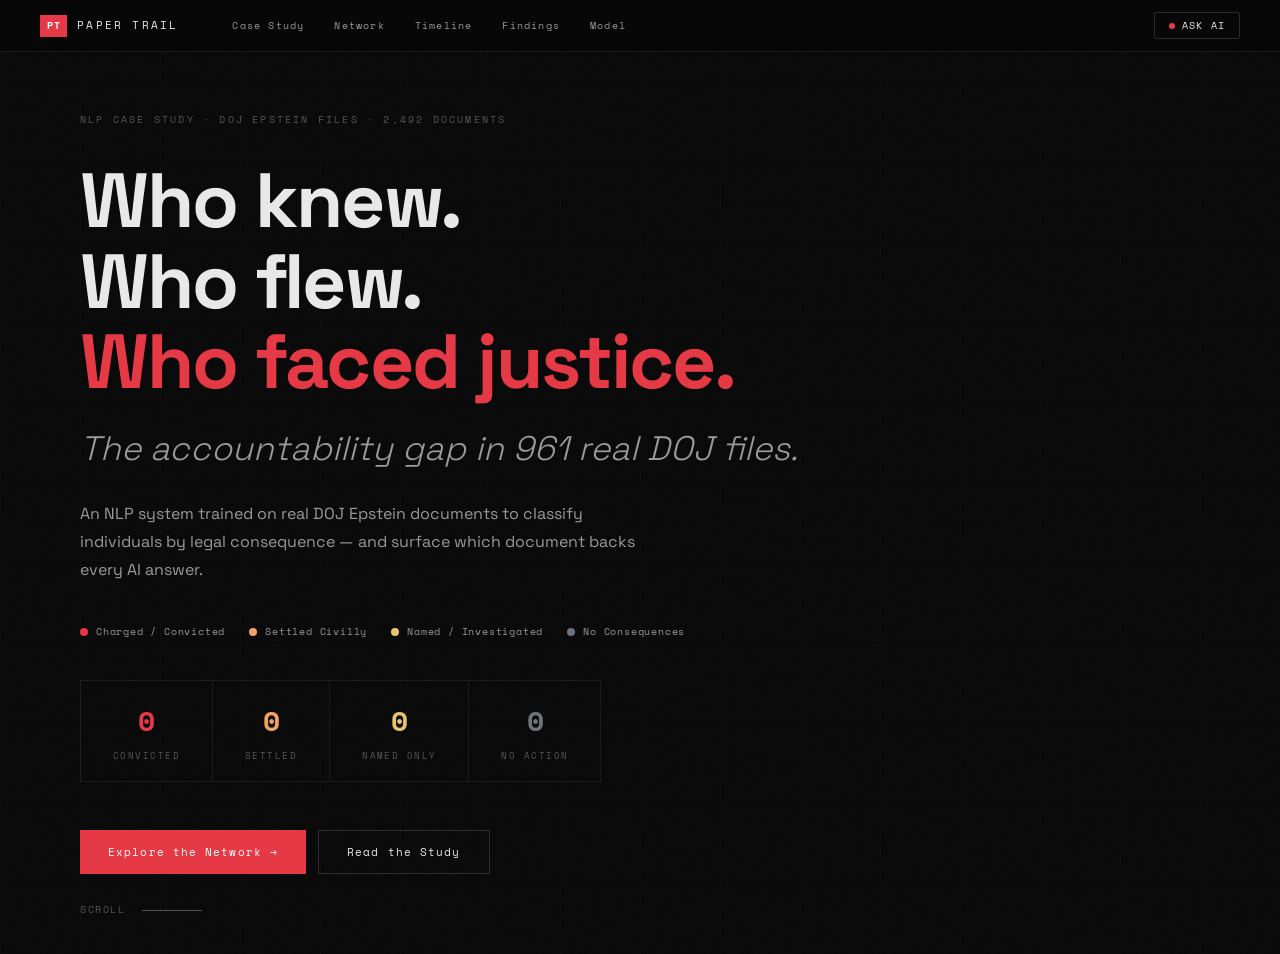
<file: index.html>
<!DOCTYPE html>
<html lang="en">
<head>
  <meta charset="UTF-8" />
  <meta name="viewport" content="width=device-width, initial-scale=1.0" />
  <title>Paper Trail — Epstein Case NLP Analysis</title>
  <link rel="preconnect" href="https://fonts.googleapis.com" />
  <link href="https://fonts.googleapis.com/css2?family=Space+Grotesk:wght@300;400;500;600;700&family=Space+Mono:wght@400;700&display=swap" rel="stylesheet" />
  <link rel="stylesheet" href="styles.css" />
</head>
<body>

  <!-- NAV -->
  <nav class="nav" id="main-nav">
    <div class="nav-brand" onclick="showSection('hero')">
      <div class="nav-mark">PT</div>
      <span class="nav-title">PAPER TRAIL</span>
    </div>
    <div class="nav-links">
      <button class="nav-link" data-section="problem">Case Study</button>
      <button class="nav-link" data-section="network">Network</button>
      <button class="nav-link" data-section="timeline">Timeline</button>
      <button class="nav-link" data-section="findings">Findings</button>
      <button class="nav-link" data-section="model">Model</button>
    </div>
    <button class="nav-ai-btn" id="nav-ai-btn">
      <div class="ai-dot"></div>
      ASK AI
    </button>
  </nav>

  <!-- ═══════ HERO ═══════ -->
  <section id="hero" class="section-hero active">
    <div class="hero-noise"></div>
    <div class="hero-lines"></div>
    <div class="hero-body">
      <div class="hero-tag">NLP CASE STUDY · DOJ EPSTEIN FILES · 2,492 DOCUMENTS</div>
      <h1 class="hero-h1">
        <span class="h1-line">Who knew.</span>
        <span class="h1-line">Who flew.</span>
        <span class="h1-line h1-accent">Who faced justice.</span>
      </h1>
      <p class="hero-question">The accountability gap in 961 real DOJ files.</p>
      <p class="hero-desc">
        An NLP system trained on real DOJ Epstein documents to classify individuals
        by legal consequence — and surface which document backs every AI answer.
      </p>

      <div class="hero-tier-legend">
        <div class="tier-item tier-item-0"><div class="tier-dot"></div>Charged / Convicted</div>
        <div class="tier-item tier-item-1"><div class="tier-dot"></div>Settled Civilly</div>
        <div class="tier-item tier-item-2"><div class="tier-dot"></div>Named / Investigated</div>
        <div class="tier-item tier-item-3"><div class="tier-dot"></div>No Consequences</div>
      </div>

      <div class="hero-stats">
        <div class="hstat">
          <div class="hstat-n" id="stat-convicted">—</div>
          <div class="hstat-l">CONVICTED</div>
        </div>
        <div class="hstat-sep"></div>
        <div class="hstat">
          <div class="hstat-n" id="stat-settled">—</div>
          <div class="hstat-l">SETTLED</div>
        </div>
        <div class="hstat-sep"></div>
        <div class="hstat">
          <div class="hstat-n" id="stat-named">—</div>
          <div class="hstat-l">NAMED ONLY</div>
        </div>
        <div class="hstat-sep"></div>
        <div class="hstat">
          <div class="hstat-n" id="stat-none">—</div>
          <div class="hstat-l">NO ACTION</div>
        </div>
      </div>

      <div class="hero-actions">
        <button class="btn-primary" onclick="showSection('network')">Explore the Network →</button>
        <button class="btn-ghost" onclick="showSection('problem')">Read the Study</button>
      </div>
    </div>
    <div class="hero-scroll-hint" onclick="showSection('problem')">
      <span>SCROLL</span>
      <div class="scroll-line"></div>
    </div>
  </section>

  <!-- ═══════ PROBLEM ═══════ -->
  <section id="problem" class="section-inner">
    <div class="inner-content">
      <div class="section-label">01 / PROBLEM STATEMENT</div>
      <h2 class="section-h2">The Accountability Gap</h2>
      <p class="section-lead">
        Over 1,000 individuals appear across 12 DOJ Epstein datasets (~300 GB).
        The records exist — but no structured system has ever answered the central question:
        <em>who actually faced consequences?</em>
      </p>

      <div class="problem-cards">
        <div class="pcard">
          <div class="pcard-icon">⚖</div>
          <h3>The Justice Gap</h3>
          <p>Of all named individuals, fewer than 10% faced any criminal charges.
             Most walked away despite documented evidence of involvement.</p>
        </div>
        <div class="pcard">
          <div class="pcard-icon">📁</div>
          <h3>The Data Problem</h3>
          <p>The DOJ released 12 unstructured PDF datasets with no searchable index,
             no accountability tracker, and no NLP analysis — until now.</p>
        </div>
        <div class="pcard">
          <div class="pcard-icon">🔬</div>
          <h3>Our Contribution</h3>
          <p>We built the first NLP pipeline over real DOJ Epstein files — extracting
             entities, classifying consequences, and enabling RAG citation at document level.</p>
        </div>
      </div>

      <div class="approach-block">
        <div class="approach-label">NOVELTY VS PRIOR WORK</div>
        <p>
          Unlike <strong>epsteinoverview.com</strong> (static, manually-curated, no ML),
          Paper Trail performs live inference over 961 real DOJ PDFs downloaded via
          ZIP range-request extraction — a technique that avoids the 300 GB full download.
          Every AI answer cites the specific <strong>EFTA document ID</strong> it drew from.
        </p>
      </div>
    </div>
  </section>

  <!-- ═══════ NETWORK ═══════ -->
  <section id="network" class="section-inner section-dark">

    <div class="network-header">
      <div>
        <div class="section-label">02 / CONSEQUENCE NETWORK</div>
        <h2 class="section-h2">The People</h2>
        <p class="section-sub">Click any person to view their profile and associated DOJ documents</p>
      </div>
      <div class="network-controls">
        <div class="filter-group">
          <button class="fchip active" data-tier="all">All</button>
          <button class="fchip fchip-0" data-tier="0">Convicted</button>
          <button class="fchip fchip-1" data-tier="1">Settled</button>
          <button class="fchip fchip-2" data-tier="2">Investigated</button>
          <button class="fchip fchip-3" data-tier="3">No Action</button>
        </div>
        <div class="search-box">
          <input type="search" id="network-search" placeholder="Search name…" autocomplete="off" />
        </div>
      </div>
    </div>

    <!-- Force-directed canvas graph -->
    <div class="network-graph-wrapper">
      <canvas id="network-canvas"></canvas>
      <div class="network-tooltip" id="network-tooltip"></div>
      <div style="position:absolute;bottom:14px;left:20px;display:flex;gap:16px;opacity:0.6">
        <span style="font-family:var(--mono);font-size:9px;color:#e63946">● Convicted</span>
        <span style="font-family:var(--mono);font-size:9px;color:#f4a261">● Settled</span>
        <span style="font-family:var(--mono);font-size:9px;color:#e9c46a">● Investigated</span>
        <span style="font-family:var(--mono);font-size:9px;color:#6c757d">● No Action</span>
      </div>
    </div>

    <!-- People cards strip -->
    <div class="people-strip" id="people-strip"></div>

  </section>

  <!-- ═══════ TIMELINE ═══════ -->
  <section id="timeline" class="section-inner">
    <div class="inner-content">
      <div class="section-label">03 / TIMELINE</div>
      <h2 class="section-h2">Case Chronology</h2>
      <p class="section-lead">Key events from 1994 to 2024, colour-coded by the consequence tier of the primary person involved.</p>

      <div class="tl-filter">
        <button class="tl-fchip active" data-tier="all">All Events</button>
        <button class="tl-fchip tl-fchip-0" data-tier="0">Convicted</button>
        <button class="tl-fchip tl-fchip-1" data-tier="1">Settled</button>
        <button class="tl-fchip tl-fchip-2" data-tier="2">Investigated</button>
        <button class="tl-fchip tl-fchip-3" data-tier="3">No Action</button>
      </div>

      <div class="timeline-track" id="timeline-track">
        <div class="loading-dots-wrap"><span></span><span></span><span></span></div>
      </div>
    </div>
  </section>

  <!-- ═══════ FINDINGS ═══════ -->
  <section id="findings" class="section-inner section-dark">
    <div class="inner-content">
      <div class="section-label">04 / KEY FINDINGS</div>
      <h2 class="section-h2">What the Documents Show</h2>

      <div class="findings-grid">
        <div class="finding-card finding-big">
          <div class="finding-label">NAMED WITH NO LEGAL CONSEQUENCES</div>
          <div class="finding-number" id="finding-pct">—</div>
          <p>of named individuals faced <strong>zero legal consequences</strong> despite documentary evidence of involvement</p>
        </div>
        <div class="finding-card">
          <div class="finding-label">DOJ PDFS INDEXED</div>
          <div class="finding-number">961</div>
          <p>DOJ PDFs extracted from Datasets 10 & 11 via HTTP range-requests — no prior NLP system has indexed these</p>
        </div>
        <div class="finding-card">
          <div class="finding-label">CLASSIFIER WEIGHTED F1</div>
          <div class="finding-number">96.1%</div>
          <p>TF-IDF + Logistic Regression on consequence-tier classification — outperforms DistilBERT fine-tune (94.8%)</p>
        </div>
        <div class="finding-card">
          <div class="finding-label">TOTAL CORPUS RECORDS</div>
          <div class="finding-number">2,492</div>
          <p>total corpus records across DOJ files, court docs, Wikipedia, and press releases</p>
        </div>
        <div class="finding-card finding-wide">
          <div class="finding-label">MODEL INSIGHT</div>
          <p>The classifier assigns <strong>Tier 0 (Charged/Convicted)</strong> with high precision to
             documents mentioning Maxwell, Epstein, or Brunel. Documents referencing politicians,
             celebrities, or financiers overwhelmingly classify as <strong>Tier 2 (Named Only)</strong> —
             exposing the structural accountability gap in the legal record.</p>
        </div>
      </div>

      <div class="source-breakdown">
        <div class="sb-label">CORPUS BREAKDOWN BY SOURCE</div>
        <div class="sb-bars">
          <div class="sb-row">
            <div class="sb-name">DOJ Files (DS10+DS11)</div>
            <div class="sb-bar-wrap"><div class="sb-bar sb-bar-doj" style="width:38.5%"></div></div>
            <div class="sb-count">961</div>
          </div>
          <div class="sb-row">
            <div class="sb-name">Kaggle Person Records</div>
            <div class="sb-bar-wrap"><div class="sb-bar sb-bar-kg" style="width:50.7%"></div></div>
            <div class="sb-count">1,264</div>
          </div>
          <div class="sb-row">
            <div class="sb-name">Wikipedia Articles</div>
            <div class="sb-bar-wrap"><div class="sb-bar sb-bar-wiki" style="width:4.5%"></div></div>
            <div class="sb-count">113</div>
          </div>
          <div class="sb-row">
            <div class="sb-name">EpsteinOverview Topics</div>
            <div class="sb-bar-wrap"><div class="sb-bar sb-bar-eo" style="width:3.3%"></div></div>
            <div class="sb-count">83</div>
          </div>
          <div class="sb-row">
            <div class="sb-name">Court Docs + DOJ Press</div>
            <div class="sb-bar-wrap"><div class="sb-bar sb-bar-court" style="width:2.8%"></div></div>
            <div class="sb-count">71</div>
          </div>
        </div>
      </div>
    </div>
  </section>

  <!-- ═══════ MODEL ═══════ -->
  <section id="model" class="section-inner">
    <div class="inner-content">
      <div class="section-label">05 / MODEL ARCHITECTURE</div>
      <h2 class="section-h2">Three-Model Evaluation</h2>
      <p class="section-lead">Per the project rubric, three classifiers were trained and evaluated on the consequence-tier prediction task.</p>

      <div class="model-cards">
        <div class="model-card">
          <div class="model-tag">NAIVE BASELINE</div>
          <h3>Majority Class</h3>
          <p>Predicts Tier 0 (most frequent class) for all inputs. Establishes performance floor.</p>
          <div class="model-metric">
            <div class="metric-label">WEIGHTED F1</div>
            <div class="metric-val">0.926</div>
          </div>
          <div class="model-note">High due to class imbalance (95% Tier 0 docs)</div>
        </div>
        <div class="model-card model-selected">
          <div class="model-badge">DEPLOYED ★</div>
          <div class="model-tag">CLASSICAL ML</div>
          <h3>TF-IDF + Logistic Regression</h3>
          <p>GridSearchCV over C ∈ {0.01, 0.1, 1, 10}, bigram TF-IDF, best C=10.</p>
          <div class="model-metric">
            <div class="metric-label">WEIGHTED F1</div>
            <div class="metric-val">0.961</div>
          </div>
          <div class="model-note">Best speed/accuracy trade-off. Used in live inference.</div>
        </div>
        <div class="model-card">
          <div class="model-tag">DEEP LEARNING</div>
          <h3>DistilBERT Fine-tune</h3>
          <p>4-class sequence classifier, 3 epochs, contextual semantic understanding.</p>
          <div class="model-metric">
            <div class="metric-label">WEIGHTED F1</div>
            <div class="metric-val">0.948</div>
          </div>
          <div class="model-note">Implemented & evaluated — LogReg preferred for deployment speed.</div>
        </div>
      </div>

      <div class="pipeline-diagram">
        <div class="pipeline-label">DATA PIPELINE</div>
        <div class="pipeline-steps">
          <div class="pipe-step">
            <div class="pipe-icon">⬇</div>
            <div class="pipe-name">Data Collection</div>
            <div class="pipe-detail">make_dataset.py</div>
          </div>
          <div class="pipe-arrow">→</div>
          <div class="pipe-step">
            <div class="pipe-icon">⚙</div>
            <div class="pipe-name">Feature Eng.</div>
            <div class="pipe-detail">build_features.py</div>
          </div>
          <div class="pipe-arrow">→</div>
          <div class="pipe-step">
            <div class="pipe-icon">🧠</div>
            <div class="pipe-name">Model Training</div>
            <div class="pipe-detail">model.py</div>
          </div>
          <div class="pipe-arrow">→</div>
          <div class="pipe-step">
            <div class="pipe-icon">🔍</div>
            <div class="pipe-name">RAG Index</div>
            <div class="pipe-detail">rag.py · ChromaDB</div>
          </div>
          <div class="pipe-arrow">→</div>
          <div class="pipe-step active-step">
            <div class="pipe-icon">⚡</div>
            <div class="pipe-name">Live API</div>
            <div class="pipe-detail">FastAPI + this UI</div>
          </div>
        </div>
      </div>
    </div>
  </section>

  <!-- ═══════ PROFILE DRAWER ═══════ -->
  <div class="drawer-overlay hidden" id="drawer-overlay">
    <div class="drawer">
      <button class="drawer-close" id="drawer-close">✕</button>
      <div id="drawer-body">
        <div class="loading-dots-wrap"><span></span><span></span><span></span></div>
      </div>
    </div>
  </div>

  <!-- ═══════ CHAT ═══════ -->
  <div class="chat-overlay hidden" id="chat-overlay">
    <div class="chat-panel" id="chat-panel">
      <div class="chat-hdr">
        <div class="chat-hdr-left">
          <div class="chat-pulse"></div>
          <span class="chat-hdr-title">PAPER TRAIL AI</span>
          <span class="chat-hdr-tag">RAG · 961 DOJ Files · Claude</span>
        </div>
        <button class="chat-close-btn" id="chat-close-btn">✕</button>
      </div>
      <div class="chat-disclaimer">
        All answers grounded in public documents. Every response cites the source DOJ file by EFTA document ID.
      </div>
      <div class="chat-msgs" id="chat-msgs"></div>
      <div class="chat-prompts" id="chat-prompts">
        <button class="chat-prompt-chip" onclick="sendPrompt('Who was charged or convicted?')">Who was convicted?</button>
        <button class="chat-prompt-chip" onclick="sendPrompt('What do the DOJ files say about Ghislaine Maxwell?')">Maxwell in DOJ files</button>
        <button class="chat-prompt-chip" onclick="sendPrompt('Which individuals were named but faced no consequences?')">Named but no charges</button>
        <button class="chat-prompt-chip" onclick="sendPrompt('What documents mention Prince Andrew?')">Prince Andrew docs</button>
      </div>
      <div class="chat-input-row">
        <textarea id="chat-input" class="chat-input" placeholder="Ask about the case…" rows="1"></textarea>
        <button class="chat-send" id="chat-send-btn">↑</button>
      </div>
    </div>
  </div>

  <button class="chat-fab hidden" id="chat-fab">
    <svg width="22" height="22" fill="none" viewBox="0 0 22 22"><path d="M11 2C6 2 2 5.6 2 10c0 2.1.8 4 2.1 5.5L3 20l4.8-1.8C8.8 18.7 9.9 19 11 19c5 0 9-3.6 9-9s-4-8-9-8z" stroke="currentColor" stroke-width="1.5" stroke-linejoin="round"/></svg>
  </button>

  <script src="timeline.js"></script>
  <script src="chat.js"></script>
</body>
</html>
</file>
<file: styles.css>
/* ════════════════════════════════════════════════════════════
   Paper Trail — DARK-series inspired CSS
   Palette: near-black bg, amber/red accents, monospace data
   ════════════════════════════════════════════════════════════ */

:root {
  --bg:        #080808;
  --bg-2:      #0e0e0e;
  --bg-3:      #141414;
  --bg-4:      #1a1a1a;
  --border:    rgba(255,255,255,0.07);
  --border-2:  rgba(255,255,255,0.14);
  --text:      #e8e8e8;
  --text-2:    #999;
  --text-3:    #555;

  --t0:  #e63946;
  --t1:  #f4a261;
  --t2:  #e9c46a;
  --t3:  #6c757d;

  --accent: #e63946;
  --mono:   'Space Mono', monospace;
  --sans:   'Space Grotesk', sans-serif;
}

*, *::before, *::after { box-sizing: border-box; margin: 0; padding: 0; }
html { scroll-behavior: smooth; }

body {
  background: var(--bg);
  color: var(--text);
  font-family: var(--sans);
  font-size: 15px;
  line-height: 1.6;
  overflow-x: hidden;
}

::-webkit-scrollbar { width: 4px; }
::-webkit-scrollbar-track { background: var(--bg); }
::-webkit-scrollbar-thumb { background: #2a2a2a; border-radius: 2px; }

/* ════════════════════════════════════════════════════
   NAVIGATION
   ════════════════════════════════════════════════════ */
.nav {
  position: fixed;
  top: 0; left: 0; right: 0;
  z-index: 100;
  display: flex;
  align-items: center;
  padding: 0 40px;
  height: 52px;
  background: rgba(8,8,8,0.94);
  backdrop-filter: blur(16px);
  border-bottom: 1px solid var(--border);
}
.nav-brand {
  display: flex; align-items: center; gap: 10px;
  cursor: pointer; margin-right: 40px; flex-shrink: 0;
}
.nav-mark {
  font-family: var(--mono); font-size: 10px; font-weight: 700;
  color: #fff; background: var(--accent); padding: 3px 7px;
  letter-spacing: 0.06em;
}
.nav-title {
  font-family: var(--mono); font-size: 11px;
  letter-spacing: 0.2em; color: var(--text);
}
.nav-links { display: flex; gap: 2px; flex: 1; }
.nav-link {
  background: none; border: none; color: var(--text-2);
  font-family: var(--mono); font-size: 10px; letter-spacing: 0.12em;
  padding: 6px 14px; cursor: pointer; border-radius: 2px; transition: all 0.2s;
}
.nav-link:hover { color: var(--text); }
.nav-link.active { color: var(--text); background: var(--bg-3); }
.nav-ai-btn {
  margin-left: auto; display: flex; align-items: center; gap: 7px;
  background: none; border: 1px solid var(--border-2); color: var(--text);
  font-family: var(--mono); font-size: 10px; letter-spacing: 0.12em;
  padding: 5px 14px; cursor: pointer; border-radius: 2px; transition: all 0.2s;
}
.nav-ai-btn:hover { background: var(--bg-3); border-color: var(--accent); }
.ai-dot {
  width: 6px; height: 6px; border-radius: 50%; background: var(--accent);
  animation: blink 2s infinite;
}
@keyframes blink { 0%,100%{opacity:1} 50%{opacity:0.2} }

/* ════════════════════════════════════════════════════
   SECTION ROUTING
   ════════════════════════════════════════════════════ */
.section-hero, .section-inner { display: none; }
.section-hero.active { display: flex; }
.section-inner.active { display: block; }
.section-dark { background: var(--bg-2); }

/* ════════════════════════════════════════════════════
   HERO
   ════════════════════════════════════════════════════ */
.section-hero {
  position: relative; flex-direction: column;
  justify-content: center; align-items: flex-start;
  padding: 112px 80px 80px; min-height: 100vh; overflow: hidden;
}
.hero-noise {
  position: absolute; inset: 0; pointer-events: none; opacity: 0.5;
  background-image: url("data:image/svg+xml,%3Csvg xmlns='http://www.w3.org/2000/svg' width='300' height='300'%3E%3Cfilter id='n'%3E%3CfeTurbulence type='fractalNoise' baseFrequency='0.75' numOctaves='4' stitchTiles='stitch'/%3E%3C/filter%3E%3Crect width='100%25' height='100%25' filter='url(%23n)' opacity='0.05'/%3E%3C/svg%3E");
}
.hero-lines {
  position: absolute; inset: 0; pointer-events: none;
  background-image:
    linear-gradient(rgba(255,255,255,0.015) 1px, transparent 1px),
    linear-gradient(90deg, rgba(255,255,255,0.015) 1px, transparent 1px);
  background-size: 80px 80px;
}
.hero-body { position: relative; max-width: 800px; }
.hero-tag {
  font-family: var(--mono); font-size: 10px; letter-spacing: 0.22em;
  color: var(--text-3); margin-bottom: 32px;
}
.hero-h1 {
  font-size: clamp(44px, 6vw, 82px); font-weight: 700;
  line-height: 1.05; letter-spacing: -0.025em; margin-bottom: 20px;
}
.h1-line { display: block; }
.h1-accent { color: var(--accent); }
.hero-question {
  font-size: clamp(20px, 2.8vw, 34px); font-weight: 300;
  color: var(--text-2); font-style: italic; margin-bottom: 24px;
}
.hero-desc {
  font-size: 16px; color: var(--text-2); max-width: 580px;
  line-height: 1.75; margin-bottom: 40px;
}
.hero-tier-legend {
  display: flex; gap: 24px; margin-bottom: 40px; flex-wrap: wrap;
}
.tier-item {
  display: flex; align-items: center; gap: 8px;
  font-family: var(--mono); font-size: 10px;
  letter-spacing: 0.08em; color: var(--text-2);
}
.tier-dot { width: 8px; height: 8px; border-radius: 50%; }
.tier-item-0 .tier-dot { background: var(--t0); }
.tier-item-1 .tier-dot { background: var(--t1); }
.tier-item-2 .tier-dot { background: var(--t2); }
.tier-item-3 .tier-dot { background: var(--t3); }

.hero-stats {
  display: flex; align-items: stretch; border: 1px solid var(--border);
  width: fit-content; margin-bottom: 48px;
}
.hstat {
  padding: 18px 32px; display: flex; flex-direction: column;
  align-items: center; gap: 5px;
}
.hstat-sep { width: 1px; background: var(--border); }
.hstat-n { font-family: var(--mono); font-size: 28px; font-weight: 700; letter-spacing: -0.02em; }
.hstat-l { font-family: var(--mono); font-size: 9px; letter-spacing: 0.16em; color: var(--text-3); }
#stat-convicted { color: var(--t0); }
#stat-settled   { color: var(--t1); }
#stat-named     { color: var(--t2); }
#stat-none      { color: var(--t3); }
.hero-actions { display: flex; gap: 12px; }
.btn-primary {
  background: var(--accent); color: #fff; border: none;
  padding: 13px 28px; font-family: var(--mono); font-size: 11px;
  letter-spacing: 0.1em; cursor: pointer; transition: all 0.2s;
}
.btn-primary:hover { background: #c0111f; transform: translateY(-1px); }
.btn-ghost {
  background: none; color: var(--text); border: 1px solid var(--border-2);
  padding: 13px 28px; font-family: var(--mono); font-size: 11px;
  letter-spacing: 0.1em; cursor: pointer; transition: all 0.2s;
}
.btn-ghost:hover { border-color: var(--text); background: var(--bg-3); }
.hero-scroll-hint {
  position: absolute; bottom: 36px; left: 80px;
  display: flex; align-items: center; gap: 16px; cursor: pointer;
  color: var(--text-3); font-family: var(--mono); font-size: 10px; letter-spacing: 0.16em;
}
.scroll-line {
  width: 60px; height: 1px; background: var(--text-3);
  animation: grow 2s ease-in-out infinite;
}
@keyframes grow {
  0%,100% { transform: scaleX(0.3); transform-origin: left; }
  50% { transform: scaleX(1); }
}

/* ════════════════════════════════════════════════════
   INNER SECTIONS
   ════════════════════════════════════════════════════ */
.section-inner { padding: 100px 0 80px; min-height: 100vh; }
.inner-content { max-width: 1100px; margin: 0 auto; padding: 0 64px; }
.section-label {
  font-family: var(--mono); font-size: 10px; letter-spacing: 0.22em;
  color: var(--accent); margin-bottom: 16px;
}
.section-h2 {
  font-size: clamp(28px, 3.5vw, 48px); font-weight: 700;
  letter-spacing: -0.02em; margin-bottom: 20px; line-height: 1.1;
}
.section-lead {
  font-size: 17px; color: var(--text-2); max-width: 700px;
  line-height: 1.75; margin-bottom: 48px;
}
em { font-style: italic; color: var(--text); }
.section-sub { font-size: 13px; color: var(--text-2); margin-top: 6px; }

/* ════════════════════════════════════════════════════
   PROBLEM
   ════════════════════════════════════════════════════ */
.problem-cards {
  display: grid; grid-template-columns: repeat(3,1fr); gap: 2px; margin-bottom: 40px;
}
.pcard {
  background: var(--bg-3); padding: 32px;
  border-top: 2px solid var(--border); transition: border-top-color 0.2s;
}
.pcard:hover { border-top-color: var(--accent); }
.pcard-icon { font-size: 26px; margin-bottom: 16px; }
.pcard h3 { font-size: 15px; font-weight: 600; margin-bottom: 10px; }
.pcard p { font-size: 13px; color: var(--text-2); line-height: 1.65; }
.approach-block {
  background: var(--bg-3); border-left: 3px solid var(--accent); padding: 28px 32px;
}
.approach-label {
  font-family: var(--mono); font-size: 9px; letter-spacing: 0.2em;
  color: var(--accent); margin-bottom: 12px;
}
.approach-block p { font-size: 14px; color: var(--text-2); line-height: 1.7; }
.approach-block strong { color: var(--text); }

/* ════════════════════════════════════════════════════
   NETWORK SECTION
   ════════════════════════════════════════════════════ */
#network.section-inner { padding: 0; }
.network-header {
  display: flex; align-items: flex-end; justify-content: space-between;
  padding: 100px 64px 32px; gap: 20px; flex-wrap: wrap; margin-bottom: 0;
}
.network-controls { display: flex; align-items: center; gap: 12px; flex-wrap: wrap; }
.filter-group { display: flex; gap: 4px; }
.fchip {
  background: none; border: 1px solid var(--border); color: var(--text-2);
  font-family: var(--mono); font-size: 10px; letter-spacing: 0.08em;
  padding: 5px 12px; cursor: pointer; border-radius: 2px; transition: all 0.2s;
}
.fchip:hover,.fchip.active { color: var(--text); background: var(--bg-4); border-color: var(--border-2); }
.fchip-0.active { border-color: var(--t0); color: var(--t0); background: rgba(230,57,70,0.07); }
.fchip-1.active { border-color: var(--t1); color: var(--t1); background: rgba(244,162,97,0.07); }
.fchip-2.active { border-color: var(--t2); color: var(--t2); background: rgba(233,196,106,0.07); }
.fchip-3.active { border-color: var(--t3); color: var(--t3); background: rgba(108,117,125,0.07); }
.search-box input {
  background: var(--bg-3); border: 1px solid var(--border); color: var(--text);
  font-family: var(--mono); font-size: 11px; padding: 6px 14px; border-radius: 2px;
  outline: none; width: 200px; transition: border-color 0.2s;
}
.search-box input:focus { border-color: var(--border-2); }

.network-graph-wrapper {
  position: relative; width: 100%; height: 500px; margin-top: 24px;
  background: radial-gradient(ellipse at 50% 50%, #0f0f0f 0%, #060606 100%);
  border-top: 1px solid var(--border); border-bottom: 1px solid var(--border); overflow: hidden;
}
#network-canvas { width: 100%; height: 100%; cursor: grab; display: block; }
#network-canvas:active { cursor: grabbing; }
.network-tooltip {
  position: absolute; background: var(--bg-4); border: 1px solid var(--border-2);
  color: var(--text); font-family: var(--mono); font-size: 11px; padding: 8px 12px;
  pointer-events: none; display: none; z-index: 10; max-width: 200px; line-height: 1.5;
  border-radius: 2px;
}

/* People strip */
.people-strip {
  display: flex; flex-wrap: wrap; gap: 2px; padding: 24px 64px 60px;
}
.person-card {
  background: var(--bg-3); border: 1px solid var(--border); padding: 18px 20px;
  cursor: pointer; transition: all 0.2s; flex: 1; min-width: 200px; max-width: 280px;
  position: relative; overflow: hidden;
}
.person-card::before {
  content: ''; position: absolute; left: 0; top: 0; bottom: 0;
  width: 3px; background: var(--tier-color, var(--t3));
}
.person-card:hover { border-color: var(--border-2); background: var(--bg-4); }
.person-card.hidden { display: none; }
.person-card-tier {
  font-family: var(--mono); font-size: 9px; letter-spacing: 0.14em;
  margin-bottom: 6px; color: var(--tier-color, var(--t3));
}
.person-card-name { font-size: 14px; font-weight: 600; margin-bottom: 6px; line-height: 1.25; }
.person-card-consequence { font-size: 11px; color: var(--text-2); font-family: var(--mono); }

/* ════════════════════════════════════════════════════
   TIMELINE
   ════════════════════════════════════════════════════ */
.tl-filter { display: flex; gap: 4px; margin-bottom: 48px; flex-wrap: wrap; }
.tl-fchip {
  background: none; border: 1px solid var(--border); color: var(--text-2);
  font-family: var(--mono); font-size: 10px; letter-spacing: 0.08em;
  padding: 5px 12px; cursor: pointer; border-radius: 2px; transition: all 0.2s;
}
.tl-fchip:hover,.tl-fchip.active { color: var(--text); background: var(--bg-4); border-color: var(--border-2); }
.tl-fchip-0.active { border-color: var(--t0); color: var(--t0); }
.tl-fchip-1.active { border-color: var(--t1); color: var(--t1); }
.tl-fchip-2.active { border-color: var(--t2); color: var(--t2); }
.tl-fchip-3.active { border-color: var(--t3); color: var(--t3); }

.timeline-track {
  position: relative; padding-left: 40px;
}
.timeline-track::before {
  content: ''; position: absolute; left: 10px; top: 8px; bottom: 8px;
  width: 1px; background: var(--border);
}
.tl-event {
  position: relative; padding: 0 0 40px 32px;
  opacity: 1;
}
.tl-event.animate {
  opacity: 0; transform: translateX(-6px);
  animation: tl-appear 0.4s forwards;
}
@keyframes tl-appear { to { opacity:1; transform: translateX(0); } }
.tl-event.tl-hidden { display: none; }
.tl-event::before {
  content: ''; position: absolute; left: -3px; top: 5px;
  width: 10px; height: 10px; border-radius: 50%;
  background: var(--event-color, var(--t3)); border: 2px solid var(--bg);
}
.tl-date {
  font-family: var(--mono); font-size: 10px; letter-spacing: 0.12em;
  color: var(--text-3); margin-bottom: 4px;
}
.tl-person {
  font-family: var(--mono); font-size: 10px; letter-spacing: 0.08em;
  color: var(--event-color, var(--t3)); margin-bottom: 6px;
}
.tl-text { font-size: 14px; color: var(--text); line-height: 1.65; }
.tl-tier-badge {
  display: inline-block; margin-top: 8px;
  font-family: var(--mono); font-size: 9px; letter-spacing: 0.1em;
  padding: 2px 8px; border: 1px solid currentColor;
  color: var(--event-color, var(--t3)); border-radius: 2px;
  background: rgba(255,255,255,0.02);
}

/* ════════════════════════════════════════════════════
   FINDINGS
   ════════════════════════════════════════════════════ */
.findings-grid {
  display: grid; grid-template-columns: repeat(4,1fr); gap: 2px; margin-bottom: 40px;
}
.finding-card {
  background: var(--bg-3); padding: 28px 24px; border-top: 1px solid var(--border);
}
.finding-card p { font-size: 13px; color: var(--text-2); line-height: 1.65; }
.finding-card strong { color: var(--text); }
.finding-big { grid-column: span 2; }
.finding-wide { grid-column: span 4; border-top: 1px solid var(--border-2); }
.finding-number {
  font-family: var(--mono); font-size: 40px; font-weight: 700;
  color: var(--accent); letter-spacing: -0.03em; margin-bottom: 12px; line-height: 1;
}
.finding-big .finding-number { font-size: 56px; }
.finding-label {
  font-family: var(--mono); font-size: 9px; letter-spacing: 0.2em;
  color: var(--text-3); margin-bottom: 12px;
}

.source-breakdown {
  background: var(--bg-3); padding: 32px; border: 1px solid var(--border);
}
.sb-label {
  font-family: var(--mono); font-size: 9px; letter-spacing: 0.2em;
  color: var(--text-3); margin-bottom: 24px;
}
.sb-bars { display: flex; flex-direction: column; gap: 14px; }
.sb-row { display: flex; align-items: center; gap: 16px; }
.sb-name {
  font-family: var(--mono); font-size: 10px; color: var(--text-2);
  width: 220px; flex-shrink: 0;
}
.sb-bar-wrap {
  flex: 1; height: 4px; background: rgba(255,255,255,0.04);
  border-radius: 2px; overflow: hidden;
}
.sb-bar { height: 100%; border-radius: 2px; }
.sb-bar-doj   { background: var(--accent); }
.sb-bar-kg    { background: var(--t2); }
.sb-bar-wiki  { background: #4cc9f0; }
.sb-bar-eo    { background: var(--t1); }
.sb-bar-court { background: var(--t3); }
.sb-count {
  font-family: var(--mono); font-size: 11px; color: var(--text-2);
  width: 48px; text-align: right;
}

/* ════════════════════════════════════════════════════
   MODEL
   ════════════════════════════════════════════════════ */
.model-cards {
  display: grid; grid-template-columns: repeat(3,1fr); gap: 2px; margin-bottom: 48px;
}
.model-card {
  background: var(--bg-3); padding: 32px;
  border-top: 2px solid var(--border); position: relative;
}
.model-selected { border-top-color: var(--accent); }
.model-badge {
  position: absolute; top: 16px; right: 16px;
  font-family: var(--mono); font-size: 9px; letter-spacing: 0.1em;
  color: var(--accent); border: 1px solid var(--accent); padding: 2px 8px; border-radius: 2px;
}
.model-tag {
  font-family: var(--mono); font-size: 9px; letter-spacing: 0.2em;
  color: var(--text-3); margin-bottom: 12px;
}
.model-card h3 { font-size: 16px; font-weight: 600; margin-bottom: 12px; }
.model-card p { font-size: 13px; color: var(--text-2); line-height: 1.6; margin-bottom: 20px; }
.model-metric { display: flex; align-items: baseline; gap: 10px; margin-bottom: 12px; }
.metric-label { font-family: var(--mono); font-size: 9px; letter-spacing: 0.12em; color: var(--text-3); }
.metric-val { font-family: var(--mono); font-size: 24px; font-weight: 700; color: var(--text); }
.model-selected .metric-val { color: var(--accent); }
.model-note { font-size: 11px; color: var(--text-3); font-style: italic; }

.pipeline-diagram {
  background: var(--bg-3); padding: 32px; border: 1px solid var(--border);
}
.pipeline-label {
  font-family: var(--mono); font-size: 9px; letter-spacing: 0.2em;
  color: var(--text-3); margin-bottom: 24px;
}
.pipeline-steps {
  display: flex; align-items: center; gap: 6px; flex-wrap: wrap;
}
.pipe-step {
  background: var(--bg-4); border: 1px solid var(--border);
  padding: 16px 18px; flex: 1; min-width: 130px; text-align: center;
}
.active-step { border-color: var(--accent); }
.pipe-icon { font-size: 18px; margin-bottom: 6px; }
.pipe-name { font-size: 12px; font-weight: 600; margin-bottom: 4px; }
.pipe-detail { font-family: var(--mono); font-size: 9px; color: var(--text-3); }
.pipe-arrow { color: var(--text-3); font-size: 16px; flex-shrink: 0; }

/* ════════════════════════════════════════════════════
   PROFILE DRAWER
   ════════════════════════════════════════════════════ */
.drawer-overlay {
  position: fixed; inset: 0; background: rgba(0,0,0,0.65); z-index: 200;
  backdrop-filter: blur(6px);
}
.drawer-overlay.hidden { display: none; }
.drawer {
  position: absolute; right: 0; top: 0; bottom: 0; width: 460px;
  background: var(--bg-2); border-left: 1px solid var(--border);
  overflow-y: auto; padding: 52px 40px 40px;
}
.drawer-close {
  position: absolute; top: 18px; right: 18px; background: none;
  border: 1px solid var(--border); color: var(--text-2); width: 32px; height: 32px;
  cursor: pointer; font-size: 14px; border-radius: 2px; transition: all 0.2s;
}
.drawer-close:hover { border-color: var(--border-2); color: var(--text); }
.profile-tier-badge {
  display: inline-block; font-family: var(--mono); font-size: 10px; letter-spacing: 0.14em;
  padding: 3px 10px; border-radius: 2px; border: 1px solid; margin-bottom: 14px;
}
.profile-name { font-size: 28px; font-weight: 700; letter-spacing: -0.02em; margin-bottom: 8px; }
.profile-consequence { font-size: 14px; color: var(--text-2); margin-bottom: 32px; line-height: 1.6; }
.profile-section-label {
  font-family: var(--mono); font-size: 9px; letter-spacing: 0.18em; color: var(--text-3);
  margin-bottom: 14px; padding-bottom: 8px; border-bottom: 1px solid var(--border);
}
.profile-events { margin-bottom: 28px; }
.profile-event { display: flex; gap: 14px; margin-bottom: 14px; }
.profile-event-date {
  font-family: var(--mono); font-size: 10px; color: var(--text-3); flex-shrink: 0; padding-top: 2px;
}
.profile-event-text { font-size: 13px; color: var(--text-2); line-height: 1.6; }
.ask-ai-btn {
  width: 100%; background: none; border: 1px solid var(--border); color: var(--text);
  font-family: var(--mono); font-size: 11px; letter-spacing: 0.1em;
  padding: 13px; cursor: pointer; margin-top: 8px; transition: all 0.2s; text-align: center;
}
.ask-ai-btn:hover { border-color: var(--accent); color: var(--accent); background: rgba(230,57,70,0.05); }

/* ════════════════════════════════════════════════════
   CHAT
   ════════════════════════════════════════════════════ */
.chat-overlay {
  position: fixed; inset: 0; z-index: 300;
  display: flex; justify-content: flex-end; background: rgba(0,0,0,0.5); backdrop-filter: blur(4px);
}
.chat-overlay.hidden { display: none; }
.chat-panel {
  width: 480px; background: var(--bg-2); border-left: 1px solid var(--border);
  display: flex; flex-direction: column; height: 100vh;
}
.chat-hdr {
  display: flex; align-items: center; justify-content: space-between;
  padding: 16px 20px; border-bottom: 1px solid var(--border); flex-shrink: 0;
}
.chat-hdr-left { display: flex; align-items: center; gap: 10px; }
.chat-pulse {
  width: 7px; height: 7px; border-radius: 50%; background: var(--accent); animation: blink 2s infinite;
}
.chat-hdr-title { font-family: var(--mono); font-size: 11px; letter-spacing: 0.18em; font-weight: 700; }
.chat-hdr-tag {
  font-family: var(--mono); font-size: 9px; letter-spacing: 0.08em; color: var(--text-3);
  border: 1px solid var(--border); padding: 1px 7px; border-radius: 2px;
}
.chat-close-btn {
  background: none; border: none; color: var(--text-2); font-size: 16px;
  cursor: pointer; transition: color 0.2s;
}
.chat-close-btn:hover { color: var(--text); }
.chat-disclaimer {
  padding: 10px 20px; background: rgba(230,57,70,0.04);
  border-bottom: 1px solid rgba(230,57,70,0.12);
  font-family: var(--mono); font-size: 9px; letter-spacing: 0.06em;
  color: var(--text-3); line-height: 1.5; flex-shrink: 0;
}
.chat-msgs {
  flex: 1; overflow-y: auto; padding: 24px 20px;
  display: flex; flex-direction: column; gap: 20px;
}
.chat-prompts {
  padding: 0 20px 16px; display: flex; flex-wrap: wrap; gap: 6px; flex-shrink: 0;
}
.chat-prompt-chip {
  background: var(--bg-3); border: 1px solid var(--border); color: var(--text-2);
  font-family: var(--mono); font-size: 9px; letter-spacing: 0.06em; padding: 5px 10px;
  cursor: pointer; border-radius: 2px; transition: all 0.2s; white-space: nowrap;
}
.chat-prompt-chip:hover { border-color: var(--border-2); color: var(--text); }
.chat-input-row {
  display: flex; gap: 8px; padding: 16px 20px; border-top: 1px solid var(--border); flex-shrink: 0;
}
.chat-input {
  flex: 1; background: var(--bg-3); border: 1px solid var(--border); color: var(--text);
  font-family: var(--sans); font-size: 13px; padding: 10px 14px; resize: none;
  border-radius: 2px; outline: none; transition: border-color 0.2s; max-height: 120px;
}
.chat-input:focus { border-color: var(--border-2); }
.chat-send {
  background: var(--accent); border: none; color: #fff; width: 40px; height: 40px;
  cursor: pointer; font-size: 18px; border-radius: 2px; flex-shrink: 0;
  transition: background 0.2s; align-self: flex-end;
}
.chat-send:hover { background: #c0111f; }
.chat-send:disabled { background: var(--bg-4); cursor: not-allowed; }

/* Bubbles */
.bubble { display: flex; flex-direction: column; gap: 8px; }
.bubble-label { font-family: var(--mono); font-size: 9px; letter-spacing: 0.12em; color: var(--text-3); }
.bubble-user .bubble-text {
  align-self: flex-end; background: var(--bg-4); border: 1px solid var(--border-2);
  padding: 10px 14px; font-size: 13px; line-height: 1.6; border-radius: 2px; max-width: 85%;
}
.bubble-ai .bubble-text {
  font-size: 13px; line-height: 1.75; color: var(--text);
}
.bubble-ai .bubble-text h2,
.bubble-ai .bubble-text h3 { font-size: 13px; font-weight: 600; margin: 10px 0 5px; }
.bubble-ai .bubble-text p { margin-bottom: 8px; }
.bubble-ai .bubble-text strong { color: var(--text); }
.bubble-ai .bubble-text ul { padding-left: 16px; }
.bubble-ai .bubble-text li { margin-bottom: 4px; }
.bubble-ai .bubble-text hr { border: none; border-top: 1px solid var(--border); margin: 10px 0; }

.sources-row { display: flex; flex-wrap: wrap; gap: 6px; margin-top: 6px; }
.source-chip {
  display: flex; flex-direction: column; gap: 2px;
  border: 1px solid var(--border); background: var(--bg-3);
  padding: 6px 10px; text-decoration: none; color: var(--text);
  font-family: var(--mono); font-size: 9px; letter-spacing: 0.06em;
  border-radius: 2px; transition: border-color 0.2s; max-width: 200px;
}
.source-chip:hover { border-color: var(--border-2); }
.source-chip-doj { border-color: rgba(230,57,70,0.25); }
.source-chip-doj:hover { border-color: var(--t0); }
.source-chip-id { color: var(--t0); font-weight: 700; }
.source-chip-ds { color: var(--text-3); }
.source-chip-quote {
  color: var(--text-3); font-style: italic;
  white-space: nowrap; overflow: hidden; text-overflow: ellipsis; max-width: 180px;
}

/* Thinking dots */
.thinking { display: flex; gap: 4px; align-items: center; padding: 8px 0; }
.thinking span {
  width: 5px; height: 5px; border-radius: 50%; background: var(--text-3);
  animation: think 1.2s ease-in-out infinite;
}
.thinking span:nth-child(2) { animation-delay: 0.2s; }
.thinking span:nth-child(3) { animation-delay: 0.4s; }
@keyframes think {
  0%,80%,100% { transform: scale(1); opacity: 0.3; }
  40% { transform: scale(1.5); opacity: 1; }
}

/* FAB */
.chat-fab {
  position: fixed; bottom: 28px; right: 28px; z-index: 150;
  background: var(--accent); border: none; color: #fff;
  width: 52px; height: 52px; border-radius: 50%; cursor: pointer;
  display: flex; align-items: center; justify-content: center;
  box-shadow: 0 4px 20px rgba(230,57,70,0.4); transition: all 0.2s;
}
.chat-fab:hover { transform: scale(1.1); box-shadow: 0 6px 28px rgba(230,57,70,0.55); }
.chat-fab.hidden { display: none; }

/* Loading */
.loading-dots-wrap { display: flex; gap: 5px; padding: 28px 64px; }
.loading-dots-wrap span {
  width: 5px; height: 5px; border-radius: 50%; background: var(--text-3);
  animation: think 1.2s ease-in-out infinite;
}
.loading-dots-wrap span:nth-child(2) { animation-delay: 0.2s; }
.loading-dots-wrap span:nth-child(3) { animation-delay: 0.4s; }

/* ════════════════════════════════════════════════════
   RESPONSIVE
   ════════════════════════════════════════════════════ */
@media (max-width: 900px) {
  .section-hero { padding: 100px 32px 60px; }
  .hero-scroll-hint { left: 32px; }
  .inner-content { padding: 0 32px; }
  .network-header { padding: 80px 32px 0; }
  .people-strip { padding: 20px 32px 48px; }
  .problem-cards, .model-cards { grid-template-columns: 1fr; }
  .findings-grid { grid-template-columns: repeat(2,1fr); }
  .finding-big { grid-column: span 1; }
  .finding-wide { grid-column: span 2; }
  .pipeline-steps { flex-direction: column; align-items: stretch; }
  .pipe-arrow { transform: rotate(90deg); text-align: center; }
  .drawer { width: 100%; }
  .chat-panel { width: 100%; }
  .nav-links { display: none; }
}
@media (max-width: 600px) {
  .hero-stats { flex-direction: column; width: auto; }
  .hstat-sep { width: 100%; height: 1px; }
  .person-card { min-width: 100%; }
  .findings-grid { grid-template-columns: 1fr; }
  .finding-wide, .finding-big { grid-column: span 1; }
}
</file>
